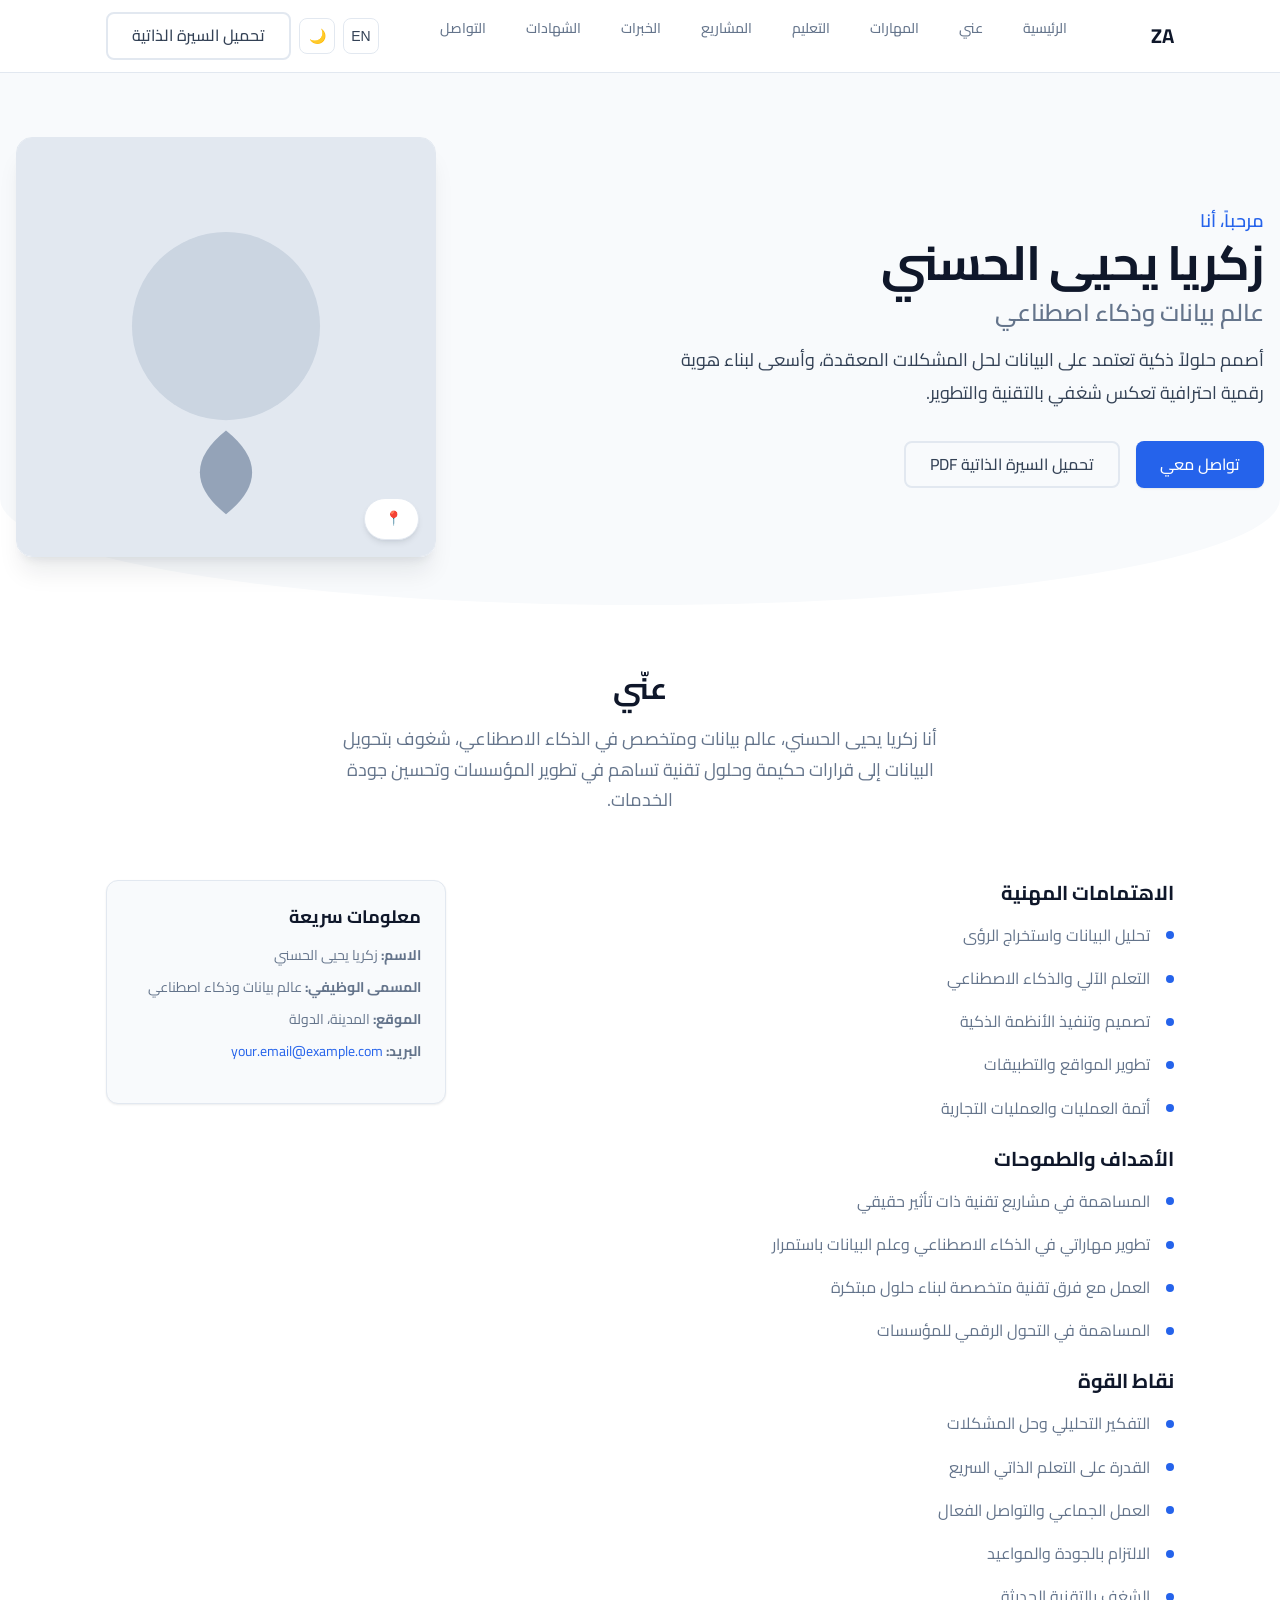
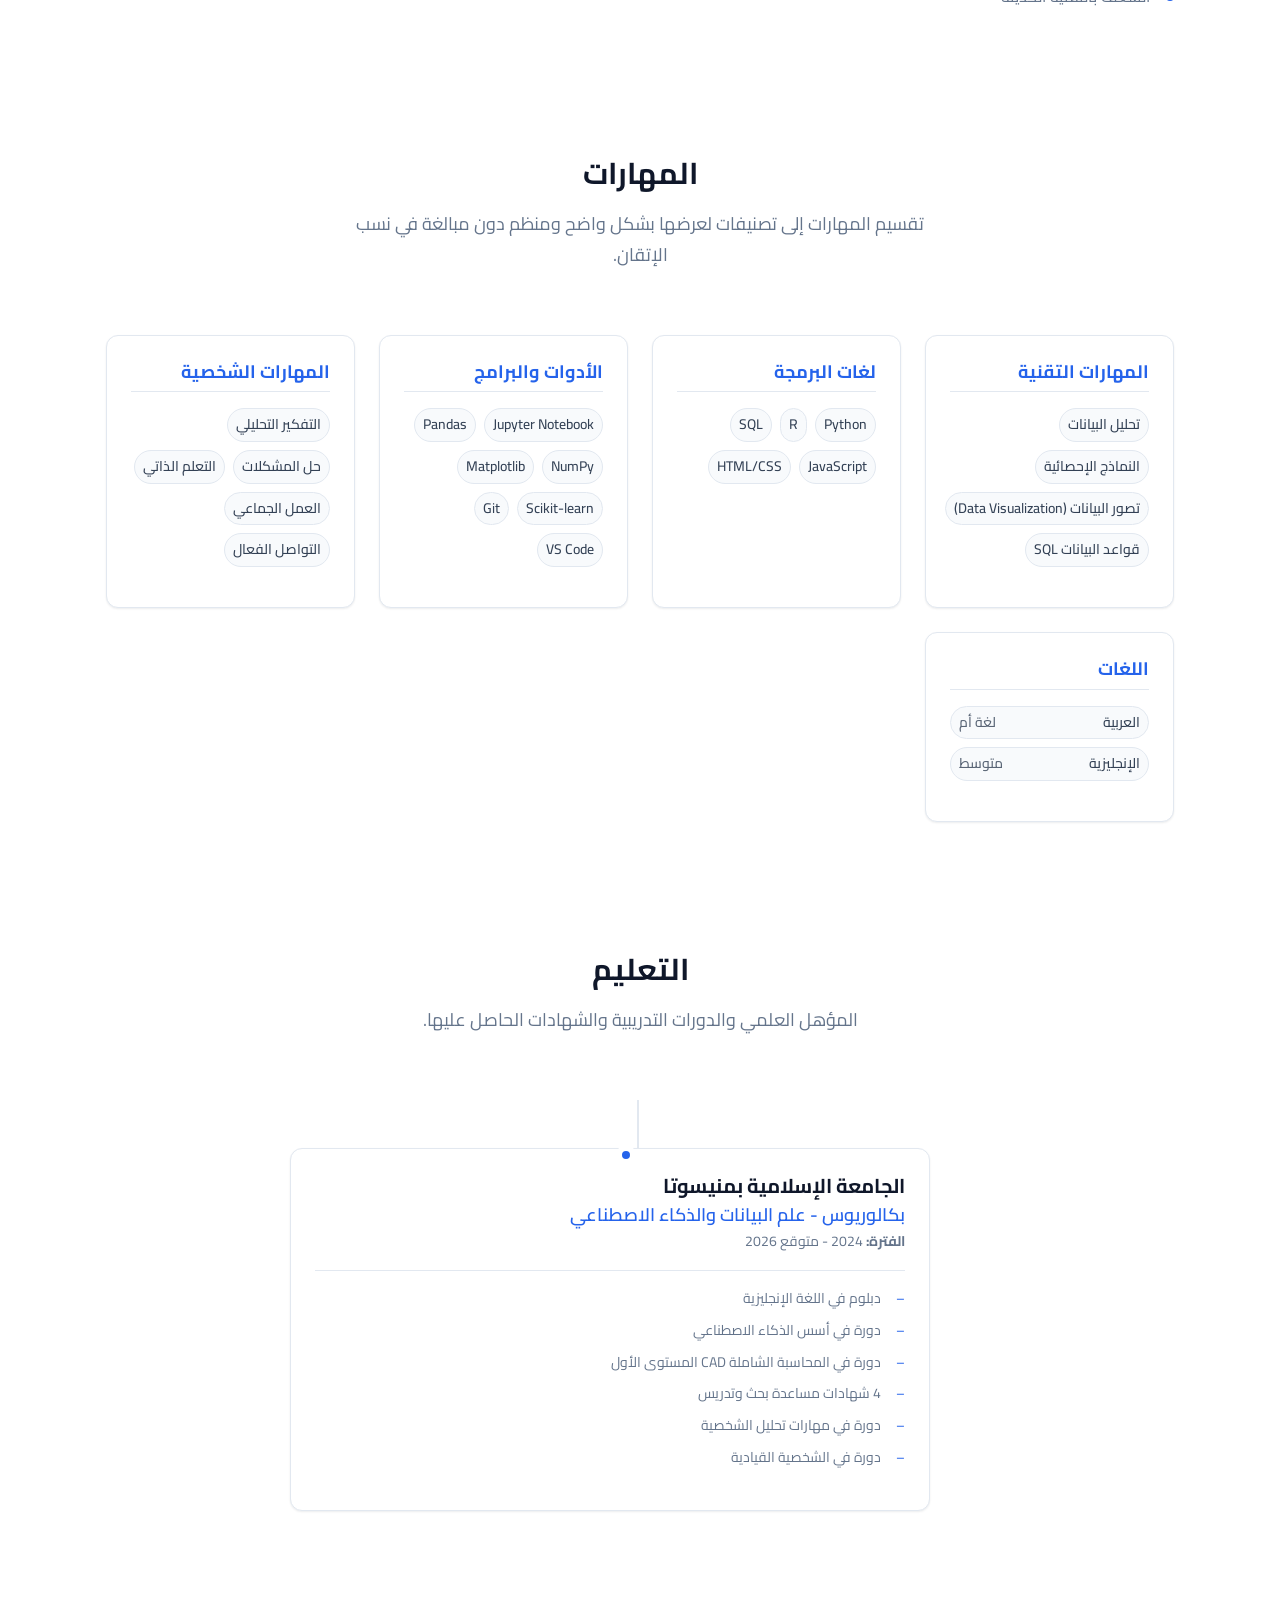
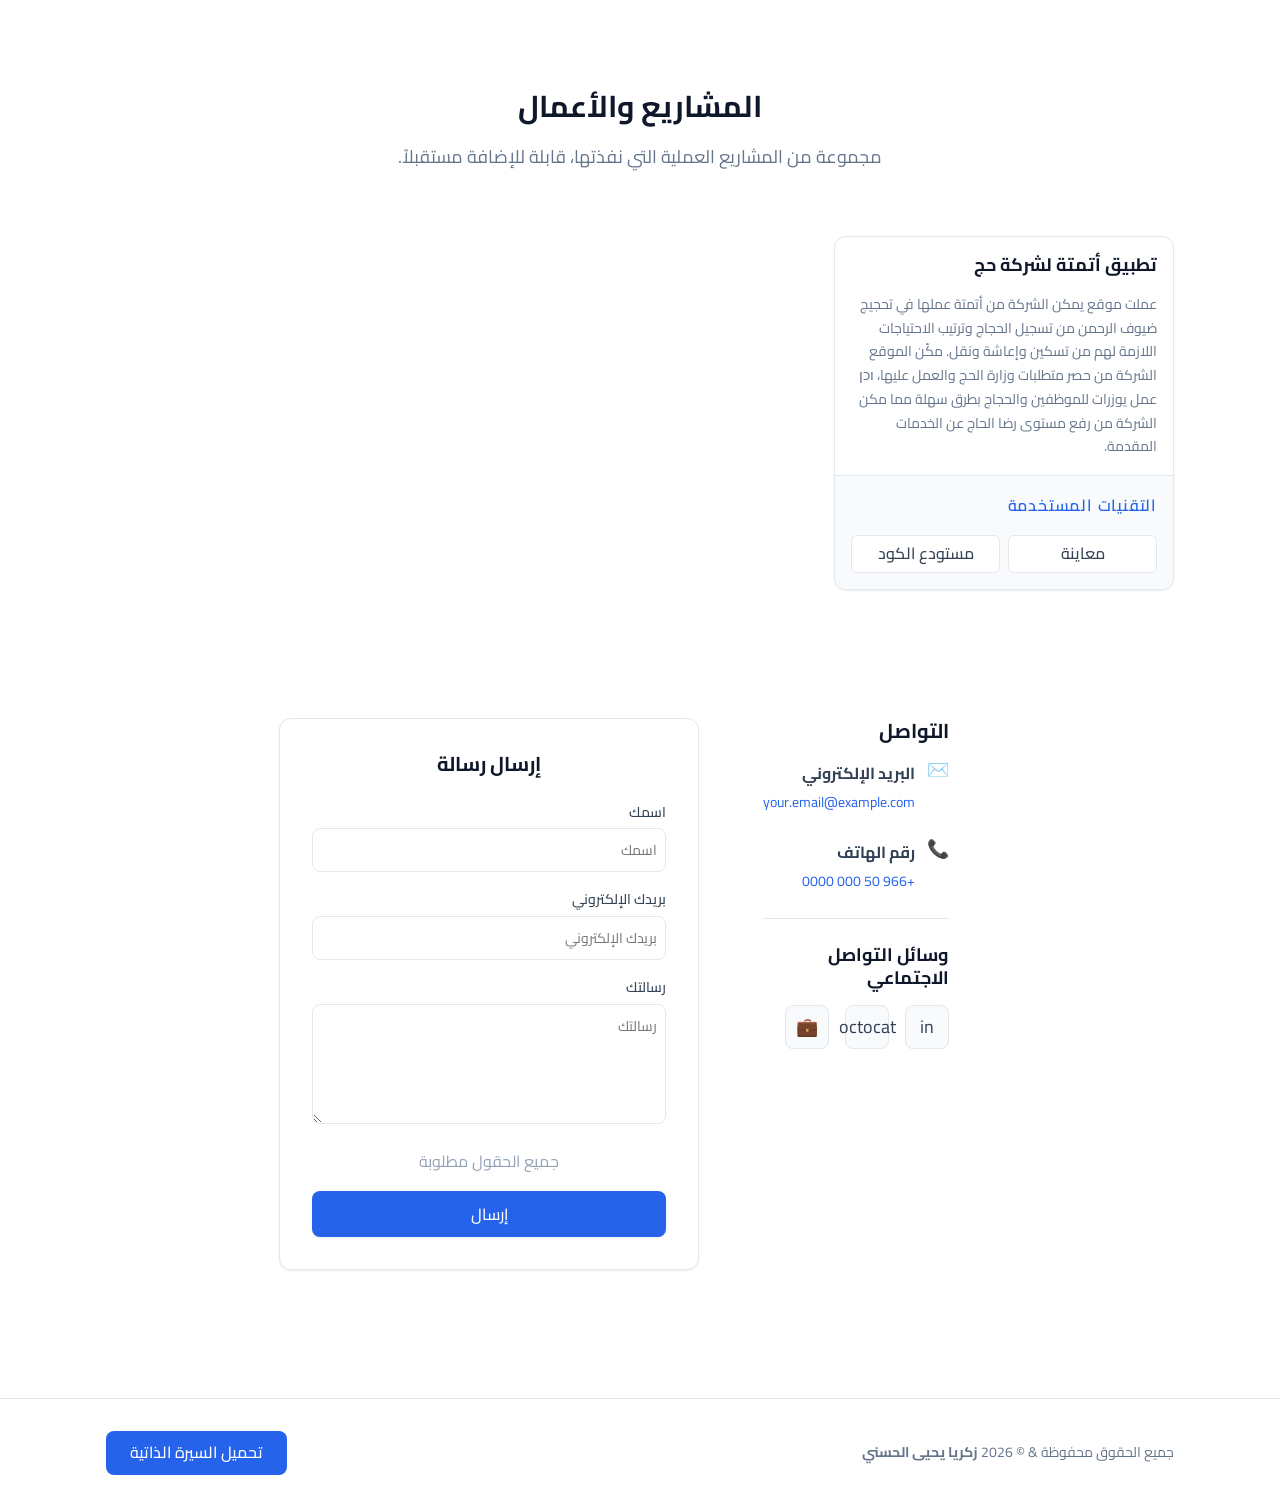
<file: index.html>
<!DOCTYPE html>
<html lang="ar" dir="rtl">
<head>
  <meta charset="UTF-8">
  <meta name="viewport" content="width=device-width, initial-scale=1.0">
  <meta http-equiv="X-UA-Compatible" content="IE=edge">

  <!-- عنوان الموقع الأساسي (سيتم تحديثه من i18n) -->
  <title>زكريا يحيى الحسني | عالم بيانات وذكاء اصطناعي</title>
  <meta name="author" content="زكريا يحيى الحسني">
  <meta name="robots" content="index, follow">

  <!-- وصف الموقع (سيتم تحديثه من i18n) -->
  <meta name="description" content="موقع سيرة ذاتية احترافي لعالم بيانات وذكاء اصطناعي - هوية رقمية reflect المهارات والخبرات">

  <!-- Open Graph - العربي (افتراضي) -->
  <meta property="og:title" content="زكريا يحيى الحسني | عالم بيانات وذكاء اصطناعي">
  <meta property="og:description" content="موقع سيرة ذاتية احترافي لعالم بيانات وذكاء اصطناعي - هوية رقمية reflect المهارات والخبرات">
  <meta property="og:type" content="website">
  <meta property="og:locale" content="ar_AR">
  <meta property="og:url" content="https://zakaria-alhasani.com">
  <meta property="og:image" content="assets/images/og-image.jpg">
  <meta property="og:image:width" content="1200">
  <meta property="og:image:height" content="630">
  <meta property="og:image:alt" content="صورة تعريفية لزكريا يحيى الحسني">

  <!-- Twitter Card -->
  <meta name="twitter:card" content="summary_large_image">
  <meta name="twitter:title" content="زكريا يحيى الحسني | عالم بيانات وذكاء اصطناعي">
  <meta name="twitter:description" content="موقع سيرة ذاتية احترافي لعالم بيانات وذكاء اصطناعي">
  <meta name="twitter:image" content="assets/images/og-image.jpg">
  <meta name="twitter:creator" content="@zakaria_alhasani">

  <!-- خطوط Google (عربية وإنجليزية) -->
  <link rel="preconnect" href="https://fonts.googleapis.com">
  <link rel="preconnect" href="https://fonts.gstatic.com" crossorigin>
  <link href="https://fonts.googleapis.com/css2?family=Cairo:wght@400;500;600;700&family=Inter:wght@400;500;600;700&display=swap" rel="stylesheet">

  <!-- أنماط الموقع -->
  <link rel="stylesheet" href="css/variables.css">
  <link rel="stylesheet" href="css/reset.css">
  <link rel="stylesheet" href="css/layout.css">

  <!-- أيقونات (Emoji / SVG مدمج) -->
  <style>
    .icon { display: inline-block; width: 1em; height: 1em; line-height: 1; }
  </style>
</head>
<body>
  <!-- ترويسة / شريط التنقل -->
  <header class="site-header" id="header">
    <div class="container nav-wrapper">
      <a href="#" class="nav-brand" aria-label="الصفحة الرئيسية">
        ZA
      </a>

      <nav class="nav-desktop">
        <ul class="nav-list">
          <li><a href="#home" data-i18n="nav.home">الرئيسية</a></li>
          <li><a href="#about" data-i18n="nav.about">عني</a></li>
          <li><a href="#skills" data-i18n="nav.skills">المهارات</a></li>
          <li><a href="#education" data-i18n="nav.education">التعليم</a></li>
          <li><a href="#projects" data-i18n="nav.projects">المشاريع</a></li>
          <li><a href="#experience" data-i18n="nav.experience">الخبرات</a></li>
          <li><a href="#certificates" data-i18n="nav.certificates">الشهادات</a></li>
          <li><a href="#contact" data-i18n="nav.contact">التواصل</a></li>
        </ul>
      </nav>

      <div class="nav-actions">
        <button class="lang-toggle" id="lang-toggle" data-action="toggle-lang" aria-label="تبديل اللغة">AR/EN</button>
        <button class="theme-toggle" data-action="toggle-theme" aria-label="تبديل الوضع">
          <span class="theme-icon">🌙</span>
        </button>
        <a href="cv-pdf.html" class="btn btn-outline" data-i18n="nav.download">تحميل السيرة الذاتية</a>
      </div>

      <button class="mobile-menu-btn" id="mobile-menu-btn" aria-label="فتح القائمة" aria-expanded="false">☰</button>
    </div>
  </header>

  <!-- القائمة المتحركة للجوال (مخفية افتراضياً) -->
  <nav class="mobile-menu" id="mobile-menu" hidden>
    <ul class="nav-list" style="flex-direction: column; gap: var(--space-md); padding: var(--space-lg); background: var(--color-bg); border-block-end: 1px solid var(--color-border);">
      <li><a href="#home" data-i18n="nav.home">الرئيسية</a></li>
      <li><a href="#about" data-i18n="nav.about">عني</a></li>
      <li><a href="#skills" data-i18n="nav.skills">المهارات</a></li>
      <li><a href="#education" data-i18n="nav.education">التعليم</a></li>
      <li><a href="#projects" data-i18n="nav.projects">المشاريع</a></li>
      <li><a href="#experience" data-i18n="nav.experience">الخبرات</a></li>
      <li><a href="#certificates" data-i18n="nav.certificates">الشهادات</a></li>
      <li><a href="#contact" data-i18n="nav.contact">التواصل</a></li>
      <li style="margin-block-start: var(--space-lg); border-block-start: 1px solid var(--color-border); padding-block-start: var(--space-md);">
        <a href="cv-pdf.html" class="btn btn-primary" data-i18n="nav.download">تحميل السيرة الذاتية</a>
      </li>
    </ul>
  </nav>

  <!-- القسم الرئيسي (Hero) -->
  <section class="hero" id="home" aria-labelledby="hero-heading">
    <div class="hero-bg"></div>
    <div class="hero-container container">
      <div class="hero-content">
        <span class="hero-greeting" data-i18n="hero.greeting">مرحباً، أنا</span>
        <h1 id="hero-heading" class="hero-name" data-i18n="hero.name">زكريا يحيى الحسني</h1>
        <h2 class="hero-title" data-i18n="hero.title">عالم بيانات وذكاء اصطناعي</h2>
        <p class="hero-subtitle" data-i18n="hero.subtitle">أصمم حلولاً ذكية تعتمد على البيانات لحل المشكلات المعقدة، وأسعى لبناء هوية رقمية احترافية تعكس شغفي بالتقنية والتطوير.</p>
        <div class="hero-actions">
          <a href="#contact" class="btn btn-primary" data-i18n="hero.contactBtn">تواصل معي</a>
          <a href="cv-pdf.html" class="btn btn-outline" data-i18n="hero.downloadBtn">تحميل السيرة الذاتية PDF</a>
        </div>
      </div>

      <div class="hero-image" aria-label="صورة شخصية احترافية">
        <!-- صورة مؤقتة - استبدلها بصورتك الفعلية في assets/images/profile.jpg -->
        <img src="data:image/svg+xml,%3Csvg xmlns='http://www.w3.org/2000/svg' width='400' height='400' viewBox='0 0 400 400'%3E%3Crect fill='%23e2e8f0' width='100%25' height='100%25'/%3E%3Ccircle cx='200' cy='180' r='90' fill='%23cbd5e1'/%3E%3Cpath d='M 200 280 Q 150 320 200 360 Q 250 320 200 280 Z' fill='%2394a3b8'/%3E%3C/svg%3E" alt="صورة شخصية احترافية لزكريا يحيى الحسني" loading="lazy">
        <div class="hero-badge" style="position:absolute; inset-block-end: 1rem; inset-inline-start: 1rem; background: var(--color-white); padding: var(--space-sm) var(--space-md); border-radius: var(--radius-full); box-shadow: var(--shadow-md); font-size: var(--font-size-sm); font-weight: var(--font-weight-bold); color: var(--color-primary); border: 1px solid var(--color-border);">
          <span style="display:inline-flex; align-items:center; gap: var(--space-xs);">📍 <span data-i18n-placeholder="about.location"></span></span>
        </div>
      </div>
    </div>
  </section>

  <!-- نبذة عني -->
  <section class="section" id="about" aria-labelledby="about-heading">
    <div class="container">
      <div class="section-header">
        <h2 id="about-heading" data-i18n="about.title">عنّي</h2>
        <p data-i18n="about.intro">أنا زكريا يحيى الحسني، عالم بيانات ومتخصص في الذكاء الاصطناعي، شغوف بتحويل البيانات إلى قرارات حكيمة وحلول تقنية تساهم في تطوير المؤسسات وتحسين جودة الخدمات.</p>
      </div>

      <div class="about-grid">
        <div class="about-text">
          <h3 data-i18n="about.interestsTitle">الاهتمامات المهنية</h3>
          <ul class="about-list" id="about-interests"></ul>

          <h3 style="margin-block-start: var(--space-lg);" data-i18n="about.goalsTitle">الأهداف والطموحات</h3>
          <ul class="about-list" id="about-goals"></ul>

          <h3 style="margin-block-start: var(--space-lg);" data-i18n="about.strengthsTitle">نقاط القوة</h3>
          <ul class="about-list" id="about-strengths"></ul>
        </div>

        <aside class="sidebar-card">
          <h4>معلومات سريعة</h4>
          <ul>
            <li><strong>الاسم:</strong> <span data-i18n="hero.name">زكريا يحيى الحسني</span></li>
            <li><strong>المسمى الوظيفي:</strong> <span data-i18n="hero.title">عالم بيانات وذكاء اصطناعي</span></li>
            <li><strong>الموقع:</strong> <span id="about-location" data-i18n-placeholder="about.location">المدينة، الدولة</span></li>
            <li><strong>البريد:</strong> <a href="mailto:" id="about-email" data-i18n-placeholder="about.email">your.email@example.com</a></li>
          </ul>
        </aside>
      </div>
    </div>
  </section>

  <!-- المهارات -->
  <section class="section" id="skills" aria-labelledby="skills-heading">
    <div class="container">
      <div class="section-header">
        <h2 id="skills-heading" data-i18n="skills.title">المهارات</h2>
        <p>تقسيم المهارات إلى تصنيفات لعرضها بشكل واضح ومنظم دون مبالغة في نسب الإتقان.</p>
      </div>

      <div class="skills-grid">
        <div class="skill-category">
          <h3 data-i18n="skills.technical">المهارات التقنية</h3>
          <ul class="skill-list" id="skills-technical"></ul>
        </div>
        <div class="skill-category">
          <h3 data-i18n="skills.programming">لغات البرمجة</h3>
          <ul class="skill-list" id="skills-programming"></ul>
        </div>
        <div class="skill-category">
          <h3 data-i18n="skills.tools">الأدوات والبرامج</h3>
          <ul class="skill-list" id="skills-tools"></ul>
        </div>
        <div class="skill-category">
          <h3 data-i18n="skills.soft">المهارات الشخصية</h3>
          <ul class="skill-list" id="skills-soft"></ul>
        </div>
        <div class="skill-category skill-languages">
          <h3 data-i18n="skills.languages">اللغات</h3>
          <ul class="skill-list" id="skills-languages"></ul>
        </div>
      </div>
    </div>
  </section>

  <!-- التعليم -->
  <section class="section" id="education" aria-labelledby="education-heading">
    <div class="container">
      <div class="section-header">
        <h2 id="education-heading" data-i18n="education.title">التعليم</h2>
        <p>المؤهل العلمي والدورات التدريبية والشهادات الحاصل عليها.</p>
      </div>

      <div class="education-timeline" id="education-timeline"></div>
    </div>
  </section>

  <!-- المشاريع -->
  <section class="section" id="projects" aria-labelledby="projects-heading">
    <div class="container">
      <div class="section-header">
        <h2 id="projects-heading" data-i18n="projects.title">المشاريع والأعمال</h2>
        <p>مجموعة من المشاريع العملية التي نفذتها، قابلة للإضافة مستقبلاً.</p>
      </div>

      <div class="projects-grid" id="projects-grid"></div>
    </div>
  </section>

  <!-- الخبرات العملية -->
  <section class="section" id="experience" aria-labelledby="experience-heading">
    <div class="container">
      <div class="section-header">
        <h2 id="experience-heading" data-i18n="experience.title">الخبرات العملية</h2>
        <p>الخبرات الوظيفية والتدريبية (يتم إخفاؤها تلقائياً إذا كانت فارغة).</p>
      </div>

      <div class="experience-list" id="experience-list"></div>
    </div>
  </section>

  <!-- الشهادات والإنجازات -->
  <section class="section" id="certificates" aria-labelledby="certificates-heading">
    <div class="container">
      <div class="section-header">
        <h2 id="certificates-heading" data-i18n="certificates.title">الشهادات والإنجازات</h2>
        <p>الشهادات الاحترافية والإنجازات التي حصلت عليها.</p>
      </div>

      <div class="certificates-grid" id="certificates-grid"></div>
    </div>
  </section>

  <!-- التواصل -->
  <section class="section" id="contact" aria-labelledby="contact-heading">
    <div class="container contact-container">
      <div class="contact-info">
        <h3 id="contact-heading" data-i18n="contact.title">التواصل</h3>

        <div class="contact-item">
          <span class="icon">✉️</span>
          <div>
            <strong data-i18n="contact.email">البريد الإلكتروني</strong>
            <a href="mailto:" id="contact-email" data-i18n-placeholder="contact.email">your.email@example.com</a>
          </div>
        </div>

        <div class="contact-item">
          <span class="icon">📞</span>
          <div>
            <strong data-i18n="contact.phone">رقم الهاتف</strong>
            <a href="tel:" id="contact-phone" data-i18n-placeholder="contact.phone">+966 50 000 0000</a>
          </div>
        </div>

        <div class="contact-social">
          <h4 data-i18n="contact.social">وسائل التواصل الاجتماعي</h4>
          <div class="social-links">
            <a href="#" id="social-linkedin" target="_blank" rel="noopener" aria-label="LinkedIn" data-i18n-aria="contact.linkedin">in</a>
            <a href="#" id="social-github" target="_blank" rel="noopener" aria-label="GitHub" data-i18n-aria="contact.github">octocat</a>
            <a href="#" id="social-portfolio" target="_blank" rel="noopener" aria-label="معرض الأعمال" data-i18n-aria="contact.portfolio">💼</a>
          </div>
        </div>
      </div>

      <div class="contact-form">
        <h3 data-i18n="contact.send">إرسال رسالة</h3>
        <form id="contact-form" novalidate>
          <div class="form-group">
            <label for="cf-name" data-i18n="contact.nameLabel">اسمك</label>
            <input type="text" id="cf-name" name="name" required data-i18n-placeholder="contact.nameLabel">
          </div>
          <div class="form-group">
            <label for="cf-email" data-i18n="contact.emailLabel">بريدك الإلكتروني</label>
            <input type="email" id="cf-email" name="email" required data-i18n-placeholder="contact.emailLabel">
          </div>
          <div class="form-group">
            <label for="cf-message" data-i18n="contact.messageLabel">رسالتك</label>
            <textarea id="cf-message" name="message" required data-i18n-placeholder="contact.messageLabel"></textarea>
          </div>
          <p class="form-note" data-i18n="contact.note">جميع الحقول مطلوبة</p>
          <button type="submit" class="btn btn-primary" style="width: 100%;" data-i18n="contact.submit">إرسال</button>
        </form>
      </div>
    </div>
  </section>

  <!-- التذييل -->
  <footer class="site-footer" aria-label="تذييل الموقع">
    <div class="container footer-content">
      <div class="footer-text">
        <span data-i18n="footer.rights">جميع الحقوق محفوظة</span> &
        <span>© <span id="footer-year"></span> <strong data-i18n="footer.by">زكريا يحيى الحسني</strong></span>
      </div>
      <a href="cv-pdf.html" class="download-btn-footer" data-i18n="footer.download">تحميل السيرة الذاتية</a>
    </div>
  </footer>

  <!-- سكريبتات الموقع -->
  <script src="data/cv-data.js"></script>
  <script src="js/i18n.js"></script>
  <script src="js/theme.js"></script>
  <script src="js/main.js"></script>
</body>
</html>
</file>
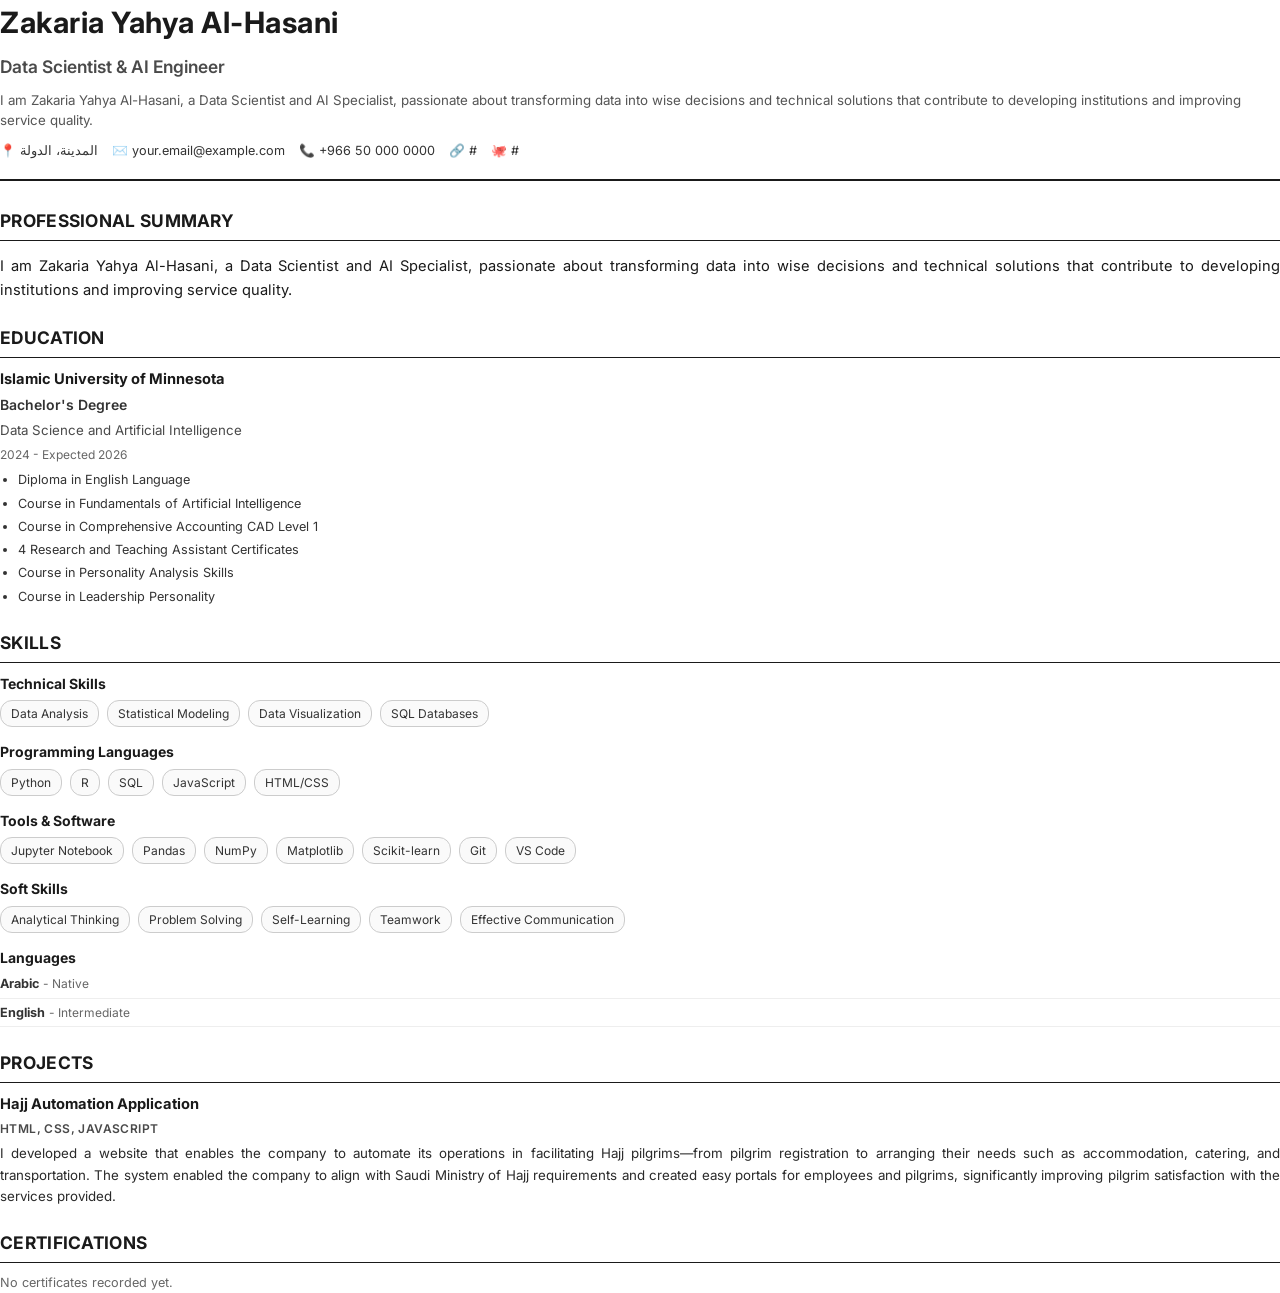
<file: cv-pdf-en.html>
<!DOCTYPE html>
<html lang="en" dir="ltr">
<head>
  <meta charset="UTF-8">
  <meta name="viewport" content="width=device-width, initial-scale=1.0">
  <title>Zakaria Yahya Al-Hasani - CV</title>
  <meta name="author" content="Zakaria Yahya Al-Hasani">
  <meta name="description" content="Professional CV - Zakaria Yahya Al-Hasani - Data Scientist & AI Engineer">

  <link rel="preconnect" href="https://fonts.googleapis.com">
  <link rel="preconnect" href="https://fonts.gstatic.com" crossorigin>
  <link href="https://fonts.googleapis.com/css2?family=Cairo:wght@400;500;600;700&family=Inter:wght@400;500;600;700&display=swap" rel="stylesheet">

  <style>
    /* =====================================================================
       قالب السيرة الذاتية PDF - ATS Friendly (النسخة الإنجليزية)
       تصميم مستقل بالكامل، تخطيط عمود واحد LTR، نص أسود/رمادي داكن
       ===================================================================== */

    @page {
      size: A4;
      margin: 2cm 2cm 2.2cm 2cm;
    }

    * { box-sizing: border-box; }

    body {
      font-family: "Inter", "Segoe UI", "Roboto", "Helvetica Neue", sans-serif;
      font-size: 11pt;
      line-height: 1.6;
      color: #1a1a1a;
      background: #ffffff;
      margin: 0;
      padding: 0;
      direction: ltr;
      text-align: left;
    }

    .no-print, .nav, .button, .menu-toggle { display: none !important; }

    @media print {
      body { -webkit-print-color-adjust: exact; print-color-adjust: exact; }
      .no-print { display: none !important; }
      a { color: #1a1a1a; text-decoration: none; }
    }

    .cv-container { max-width: 100%; padding: 0; }

    /* ----- الرأس ----- */
    .cv-header {
      border-bottom: 2px solid #1a1a1a;
      padding-bottom: 18px;
      margin-bottom: 26px;
    }

    .cv-name {
      font-size: 22pt;
      font-weight: 700;
      color: #1a1a1a;
      margin: 0 0 6px 0;
      letter-spacing: 0.5px;
    }

    .cv-title {
      font-size: 13pt;
      font-weight: 600;
      color: #4a4a4a;
      margin: 0 0 10px 0;
    }

    .cv-subtitle {
      font-size: 10pt;
      color: #555555;
      margin: 0 0 4px 0;
      line-height: 1.5;
    }

    .cv-contact {
      display: flex;
      flex-wrap: wrap;
      gap: 14px;
      font-size: 9.5pt;
      color: #333333;
      margin-top: 10px;
    }

    .cv-contact span { white-space: nowrap; }

    /* ----- عناوين الأقسام ----- */
    .section-title {
      font-size: 13pt;
      font-weight: 700;
      color: #1a1a1a;
      margin: 22px 0 10px 0;
      padding-bottom: 5px;
      border-bottom: 1.5px solid #1a1a1a;
      letter-spacing: 0.3px;
      text-transform: uppercase;
    }

    /* ----- ملخص مهني ----- */
    .summary {
      margin-bottom: 16px;
      text-align: justify;
    }

    /* ----- التعليم ----- */
    .edu-item { margin-bottom: 16px; page-break-inside: avoid; }
    .edu-item:last-child { margin-bottom: 0; }

    .edu-institution { font-size: 11pt; font-weight: 700; color: #1a1a1a; margin: 0 0 3px 0; }
    .edu-degree { font-size: 10.5pt; font-weight: 600; color: #333333; margin: 0 0 3px 0; }
    .edu-field { font-size: 10pt; color: #4a4a4a; margin: 0 0 4px 0; }
    .edu-dates { font-size: 9pt; color: #666666; font-style: normal; margin: 0 0 6px 0; }

    .edu-courses {
      font-size: 9.5pt; color: #333333; margin: 4px 0 0 0;
      padding-inline-start: 18px; list-style-type: disc;
    }
    .edu-courses li { margin-bottom: 3px; }

    /* ----- المهارات ----- */
    .skills-group { margin-bottom: 14px; page-break-inside: avoid; }
    .skills-group:last-child { margin-bottom: 0; }

    .skills-label {
      font-weight: 700; color: #1a1a1a; font-size: 10.5pt;
      margin-bottom: 5px; display: block;
    }

    .skills-list {
      display: flex; flex-wrap: wrap; gap: 8px;
      margin: 0; padding: 0; list-style: none;
    }

    .skills-list li {
      font-size: 9pt; color: #333333;
      border: 1px solid #cccccc; border-radius: 12px;
      padding: 3px 10px; background: #fafafa;
    }

    .languages-list { margin: 0; padding: 0; list-style: none; }
    .languages-list li {
      font-size: 9.5pt; color: #333333;
      margin-bottom: 4px; border-bottom: 0.5px solid #eeeeee; padding-bottom: 3px;
    }
    .lang-level { font-weight: 400; color: #666666; font-size: 9pt; }

    /* ----- المشاريع ----- */
    .project-item { margin-bottom: 16px; page-break-inside: avoid; }
    .project-item:last-child { margin-bottom: 0; }

    .project-name { font-size: 11pt; font-weight: 700; color: #1a1a1a; margin: 0 0 3px 0; }
    .project-tech {
      font-size: 9pt; font-weight: 600; color: #4a4a4a;
      text-transform: uppercase; letter-spacing: 0.4px;
      margin: 0 0 5px 0; display: block;
    }
    .project-desc { font-size: 10pt; color: #2a2a2a; margin: 0; text-align: justify; }

    /* ----- الخبرات ----- */
    .exp-item { margin-bottom: 16px; page-break-inside: avoid; }
    .exp-item:last-child { margin-bottom: 0; }

    .exp-company { font-size: 11pt; font-weight: 700; color: #1a1a1a; margin: 0 0 2px 0; }
    .exp-role { font-size: 10.5pt; font-weight: 600; color: #333333; margin: 0 0 3px 0; }
    .exp-period { font-size: 9pt; color: #666666; font-style: normal; margin: 0 0 6px 0; }
    .exp-desc { font-size: 10pt; color: #2a2a2a; margin: 0; text-align: justify; }

    /* ----- الشهادات ----- */
    .cert-item { margin-bottom: 14px; page-break-inside: avoid; }
    .cert-item:last-child { margin-bottom: 0; }

    .cert-name { font-size: 10.5pt; font-weight: 700; color: #1a1a1a; margin: 0 0 3px 0; }
    .cert-issuer { font-size: 9.5pt; color: #333333; margin: 0 0 3px 0; }
    .cert-date { font-size: 9pt; color: #666666; margin: 0; }

    .avoid-break { page-break-inside: avoid; }

    .lang-switch {
      text-align: center; margin-top: 6px; font-size: 9pt; color: #666666; display: none;
    }
    @media print { .lang-switch { display: none !important; } }
  </style>
</head>
<body>

  <div class="lang-switch no-print">
    <a href="cv-pdf.html" style="color:#1a1a1a; text-decoration:underline;">عرض النسخة العربية (Arabic Version)</a>
  </div>

  <div class="cv-container">
    <header class="cv-header">
      <h1 class="cv-name">Zakaria Yahya Al-Hasani</h1>
      <div class="cv-title">Data Scientist &amp; AI Engineer</div>
      <div class="cv-subtitle">
        Data Scientist and AI Specialist passionate about transforming data into wise decisions and technical solutions that contribute to developing institutions and improving service quality.
      </div>
      <div class="cv-contact">
        <span>📍 City, Country</span>
        <span>✉️ your.email@example.com</span>
        <span>📞 +966 50 000 0000</span>
        <span>🔗 linkedin.com/in/your-profile</span>
        <span>🐙 github.com/your-profile</span>
      </div>
    </header>

    <!-- Professional Summary -->
    <section class="avoid-break">
      <h2 class="section-title">Professional Summary</h2>
      <p class="summary">
        I am Zakaria Yahya Al-Hasani, a Data Scientist and AI Specialist, passionate about transforming data into wise decisions and technical solutions that contribute to developing institutions and improving service quality. I have skills in data analysis, machine learning, and designing intelligent systems, with a commitment to quality and continuous self-learning.
      </p>
    </section>

    <!-- Education -->
    <section class="avoid-break">
      <h2 class="section-title">Education</h2>
      <div class="edu-item">
        <div class="edu-institution">Islamic University of Minnesota</div>
        <div class="edu-degree">Bachelor's Degree</div>
        <div class="edu-field">Data Science and Artificial Intelligence</div>
        <div class="edu-dates">2024 - Expected 2026</div>
        <ul class="edu-courses">
          <li>Diploma in English Language</li>
          <li>Course in Fundamentals of Artificial Intelligence</li>
          <li>Course in Comprehensive Accounting CAD Level 1</li>
          <li>4 Research and Teaching Assistant Certificates</li>
          <li>Course in Personality Analysis Skills</li>
          <li>Course in Leadership Personality</li>
        </ul>
      </div>
    </section>

    <!-- Skills -->
    <section class="avoid-break">
      <h2 class="section-title">Skills</h2>

      <div class="skills-group">
        <span class="skills-label">Technical Skills</span>
        <ul class="skills-list">
          <li>Data Analysis</li>
          <li>Statistical Modeling</li>
          <li>Data Visualization</li>
          <li>SQL Databases</li>
        </ul>
      </div>

      <div class="skills-group">
        <span class="skills-label">Programming Languages</span>
        <ul class="skills-list">
          <li>Python</li>
          <li>R</li>
          <li>SQL</li>
          <li>JavaScript</li>
          <li>HTML/CSS</li>
        </ul>
      </div>

      <div class="skills-group">
        <span class="skills-label">Tools &amp; Software</span>
        <ul class="skills-list">
          <li>Jupyter Notebook</li>
          <li>Pandas</li>
          <li>NumPy</li>
          <li>Matplotlib</li>
          <li>Scikit-learn</li>
          <li>Git</li>
          <li>VS Code</li>
        </ul>
      </div>

      <div class="skills-group">
        <span class="skills-label">Soft Skills</span>
        <ul class="skills-list">
          <li>Analytical Thinking</li>
          <li>Problem Solving</li>
          <li>Self-Learning</li>
          <li>Teamwork</li>
          <li>Effective Communication</li>
        </ul>
      </div>

      <div class="skills-group">
        <span class="skills-label">Languages</span>
        <ul class="languages-list">
          <li><span style="font-weight:700;">Arabic</span> <span class="lang-level">- Native</span></li>
          <li><span style="font-weight:700;">English</span> <span class="lang-level">- Intermediate</span></li>
        </ul>
      </div>
    </section>

    <!-- Projects -->
    <section class="avoid-break">
      <h2 class="section-title">Projects</h2>
      <div class="project-item">
        <div class="project-name">Hajj Automation Application</div>
        <span class="project-tech">HTML, CSS, JavaScript</span>
        <p class="project-desc">
          I developed a website that enables the company to automate its operations in facilitating Hajj pilgrims—from pilgrim registration to arranging their needs such as accommodation, catering, and transportation. The system enabled the company to align with Saudi Ministry of Hajj requirements and created easy portals for employees and pilgrims, significantly improving pilgrim satisfaction with the services provided.
        </p>
      </div>
    </section>

    <!-- Certifications -->
    <section class="avoid-break">
      <h2 class="section-title">Certifications</h2>
      <p style="font-size:9.5pt; color:#666666; margin:0;">No certificates recorded yet.</p>
    </section>
  </div>

  <script src="data/cv-data.js"></script>
  <script>
    /**
     * تعبئة صفحة PDF الإنجليزية من البيانات المركزية (cv-data.js)
     */
    document.addEventListener("DOMContentLoaded", () => {
      const isEn = document.documentElement.lang === "en";
      const d = window.CV_DATA;
      const p = d.personal;
      const e = d.education;
      const s = d.skills;
      const proj = d.projects || [];
      const certs = d.certificates || [];

      setIf(".cv-name", isEn ? p.fullNameEn : p.fullNameAr);
      setIf(".cv-title", isEn ? p.titleEn : p.titleAr);
      setIf(".cv-subtitle", isEn ? p.summaryEn : p.summaryAr);

      setIf(".cv-contact span:nth-child(1)", "📍 " + p.location);
      setIf(".cv-contact span:nth-child(2)", "✉️ " + p.email);
      setIf(".cv-contact span:nth-child(3)", "📞 " + p.phone);
      setIf(".cv-contact span:nth-child(4)", "🔗 " + p.linkedin);
      setIf(".cv-contact span:nth-child(5)", "🐙 " + p.github);

      setIf(".summary", isEn ? p.summaryEn : p.summaryAr);

      const edu = document.querySelector(".edu-item");
      if (edu && e) {
        edu.querySelector(".edu-institution").textContent = isEn ? e.institutionEn : e.institutionAr;
        edu.querySelector(".edu-degree").textContent = isEn ? e.degreeEn : e.degreeAr;
        edu.querySelector(".edu-field").textContent = isEn ? e.fieldEn : e.fieldAr;
        edu.querySelector(".edu-dates").textContent = e.startYear + " - " + (isEn ? e.endYearEn : e.endYear);
        const courses = edu.querySelector(".edu-courses");
        if (courses) {
          courses.innerHTML = (isEn ? e.coursesEn : e.coursesAr).map(c => "<li>" + escapeHtml(c) + "</li>").join("");
        }
      }

      function fillSkills(groupIndex, itemsKey) {
        const group = document.querySelectorAll(".skills-group")[groupIndex];
        if (!group) return;
        const label = group.querySelector(".skills-label");
        const list = group.querySelector(".skills-list");
        const labelsEn = ["Technical Skills", "Programming Languages", "Tools & Software", "Soft Skills", "Languages"];
        const labelsAr = ["المهارات التقنية", "لغات البرمجة", "الأدوات والبرامج", "المهارات الشخصية", "اللغات"];
        if (label) label.textContent = isEn ? labelsEn[groupIndex] : labelsAr[groupIndex];
        if (list) {
          const items = isEn ? s[itemsKey + "En"] : s[itemsKey + "Ar"];
          if (itemsKey === "languages") {
            list.innerHTML = items.map(it => "<li><span style='font-weight:700;'>" + escapeHtml(it.name) + "</span> <span class='lang-level'>- " + escapeHtml(it.level) + "</span></li>").join("");
          } else {
            list.innerHTML = items.map(it => "<li>" + escapeHtml(it) + "</li>").join("");
          }
        }
      }
      fillSkills(0, "technical");
      fillSkills(1, "programming");
      fillSkills(2, "tools");
      fillSkills(3, "soft");
      fillSkills(4, "languages");

      const projectItems = document.querySelectorAll(".project-item");
      projectItems.forEach((item, i) => {
        if (proj[i]) {
          const pr = proj[i];
          item.querySelector(".project-name").textContent = isEn ? pr.titleEn : pr.titleAr;
          item.querySelector(".project-tech").textContent = pr.tech;
          item.querySelector(".project-desc").textContent = isEn ? pr.descEn : pr.descAr;
        }
      });

      const certMsg = document.querySelector(".avoid-break:last-child p");
      if (certs.length === 0 && certMsg) {
        certMsg.textContent = isEn ? "No certificates recorded yet." : "لا توجد شهادات مسجلة حالياً.";
      }

      function setIf(selector, value) {
        const el = document.querySelector(selector);
        if (el && value) el.textContent = value;
      }
      function escapeHtml(text) {
        if (!text) return text;
        const div = document.createElement("div");
        div.textContent = text;
        return div.innerHTML;
      }
    });
  </script>
</body>
</html>
</file>
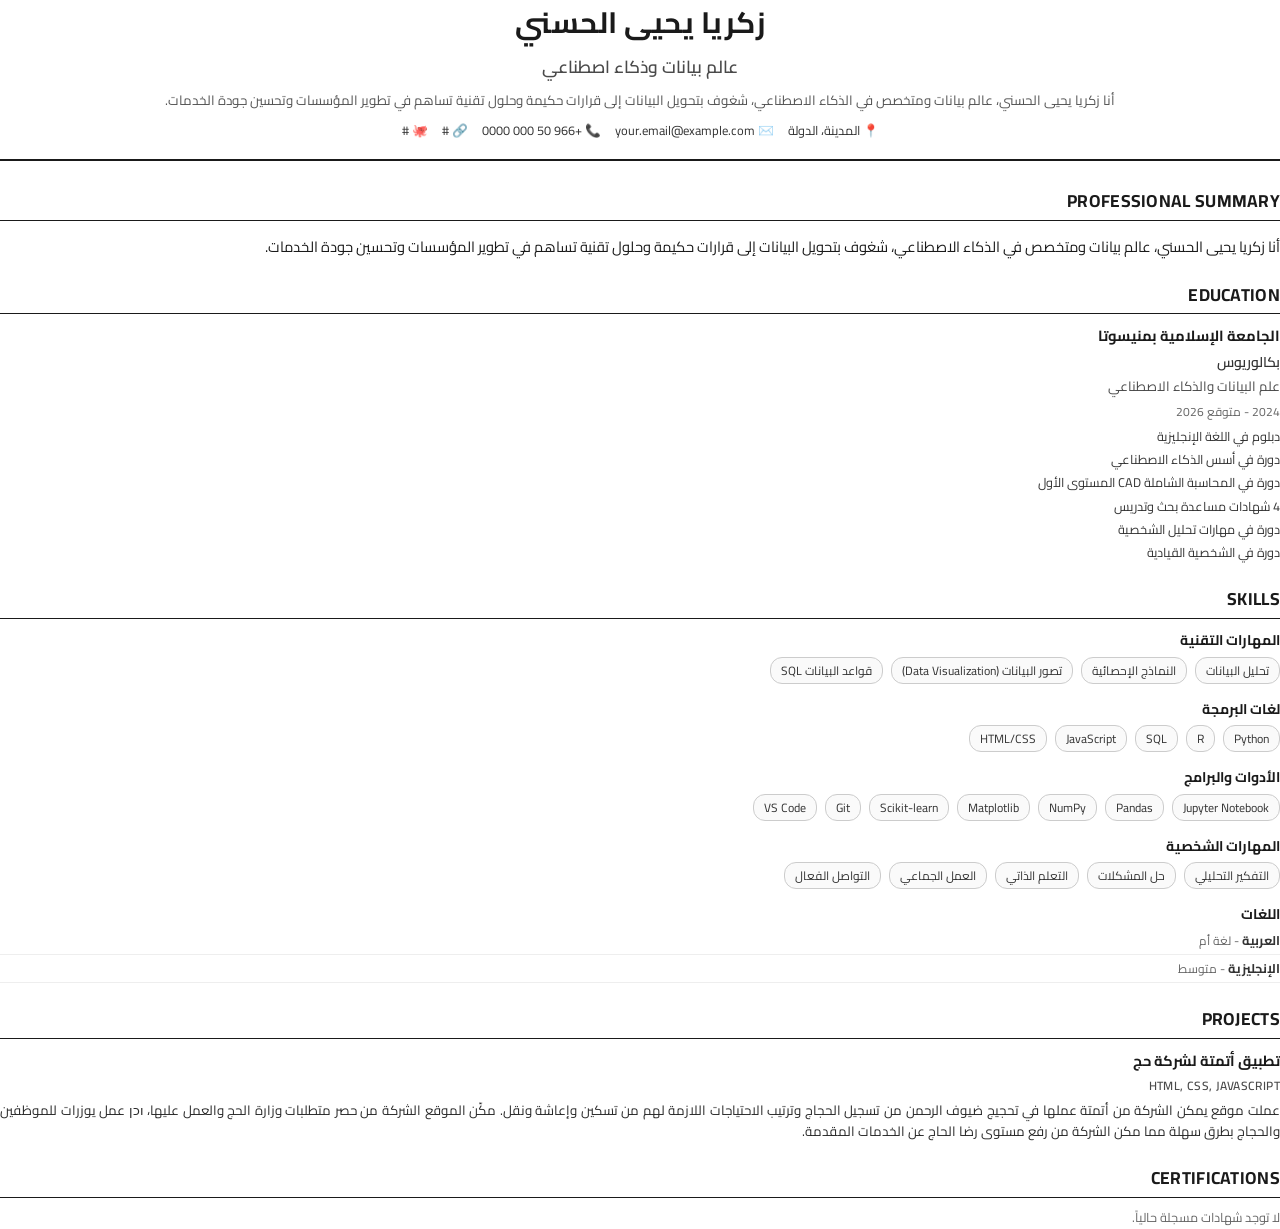
<file: cv-pdf.html>
<!DOCTYPE html>
<html lang="ar" dir="rtl">
<head>
  <meta charset="UTF-8">
  <meta name="viewport" content="width=device-width, initial-scale=1.0">
  <title>زكريا يحيى الحسني - سيرة ذاتية</title>
  <meta name="author" content="زكريا يحيى الحسني">
  <meta name="description" content="سيرة ذاتية احترافية - زكريا يحيى الحسني - عالم بيانات وذكاء اصطناعي">

  <!-- خطوط Google للعربية والإنجليزية -->
  <link rel="preconnect" href="https://fonts.googleapis.com">
  <link rel="preconnect" href="https://fonts.gstatic.com" crossorigin>
  <link href="https://fonts.googleapis.com/css2?family=Cairo:wght@400;500;600;700&family=Inter:wght@400;500;600;700&display=swap" rel="stylesheet">

  <style>
    /* =====================================================================
       قالب السيرة الذاتية PDF - ATS Friendly
       تصميم مستقل بالكامل عن الموقع الإلكتروني
       خلفية بيضاء، نص أسود/رمادي داكن، تخطيط عمود واحد، لا صور أو أيقونات
       ===================================================================== */

    @page {
      size: A4;
      margin: 2cm 2cm 2.2cm 2cm;
    }

    * {
      box-sizing: border-box;
    }

    html[lang="en"] {
      font-family: "Inter", "Segoe UI", "Roboto", "Helvetica Neue", sans-serif;
      direction: ltr;
      text-align: left;
    }

    html[lang="ar"] {
      font-family: "Cairo", "Tahoma", "Arial", sans-serif;
      direction: rtl;
      text-align: right;
    }

    body {
      font-size: 11pt;
      line-height: 1.6;
      color: #1a1a1a;
      background: #ffffff;
      margin: 0;
      padding: 0;
    }

    /* إخفاء عناصر التحكم في الطباعة فقط */
    .no-print, .print-only-toggle, .nav, .button, .menu-toggle {
      display: none !important;
    }

    /* فقط عند الطباعة أو المعاينة */
    @media print {
      body {
        -webkit-print-color-adjust: exact;
        print-color-adjust: exact;
      }
      .no-print { display: none !important; }
      a { color: #1a1a1a; text-decoration: none; }
    }

    .cv-container {
      max-width: 100%;
      padding: 0;
    }

    /* ----- الرأس (Header) ----- */
    .cv-header {
      border-bottom: 2px solid #1a1a1a;
      padding-bottom: 18px;
      margin-bottom: 26px;
      text-align: center;
    }

    html[lang="en"] .cv-header { text-align: left; border-bottom: none; padding-left: 0; }

    .cv-name {
      font-size: 22pt;
      font-weight: 700;
      color: #1a1a1a;
      margin: 0 0 6px 0;
      letter-spacing: 0.5px;
    }

    .cv-title {
      font-size: 13pt;
      font-weight: 600;
      color: #4a4a4a;
      margin: 0 0 10px 0;
    }

    .cv-subtitle {
      font-size: 10pt;
      color: #555555;
      margin: 0 0 4px 0;
      line-height: 1.5;
    }

    .cv-contact {
      display: flex;
      flex-wrap: wrap;
      gap: 14px;
      justify-content: center;
      font-size: 9.5pt;
      color: #333333;
      margin-top: 10px;
    }

    html[lang="en"] .cv-contact { justify-content: flex-start; }

    .cv-contact span {
      white-space: nowrap;
    }

    /* ----- عناوين الأقسام ----- */
    .section-title {
      font-size: 13pt;
      font-weight: 700;
      color: #1a1a1a;
      margin: 22px 0 10px 0;
      padding-bottom: 5px;
      border-bottom: 1.5px solid #1a1a1a;
      letter-spacing: 0.3px;
      text-transform: uppercase;
    }

    /* ----- ملخص مهني ----- */
    .summary {
      margin-bottom: 16px;
      text-align: justify;
    }
    html[lang="en"] .summary { text-align: left; }

    /* ----- التعليم ----- */
    .edu-item {
      margin-bottom: 16px;
      page-break-inside: avoid;
    }

    .edu-item:last-child { margin-bottom: 0; }

    .edu-institution {
      font-size: 11pt;
      font-weight: 700;
      color: #1a1a1a;
      margin: 0 0 3px 0;
    }

    .edu-degree {
      font-size: 10.5pt;
      font-weight: 600;
      color: #333333;
      margin: 0 0 3px 0;
    }

    .edu-field {
      font-size: 10pt;
      color: #4a4a4a;
      margin: 0 0 4px 0;
    }

    .edu-dates {
      font-size: 9pt;
      color: #666666;
      font-style: normal;
      margin: 0 0 6px 0;
    }

    .edu-courses {
      font-size: 9.5pt;
      color: #333333;
      margin: 4px 0 0 0;
      padding-inline-start: 18px;
    }
    html[lang="en"] .edu-courses { padding-inline-start: 18px; padding-inline-end: 0; }
    html[lang="ar"] .edu-courses { padding-inline-end: 18px; padding-inline-start: 0; }

    .edu-courses li {
      margin-bottom: 3px;
      list-style-type: disc;
    }

    /* ----- المهارات ----- */
    .skills-group {
      margin-bottom: 14px;
      page-break-inside: avoid;
    }

    .skills-group:last-child { margin-bottom: 0; }

    .skills-label {
      font-weight: 700;
      color: #1a1a1a;
      font-size: 10.5pt;
      margin-bottom: 5px;
      display: block;
    }

    .skills-list {
      display: flex;
      flex-wrap: wrap;
      gap: 8px;
      margin: 0;
      padding: 0;
      list-style: none;
    }

    .skills-list li {
      font-size: 9pt;
      color: #333333;
      border: 1px solid #cccccc;
      border-radius: 12px;
      padding: 3px 10px;
      background: #fafafa;
    }

    /* اللغات كقائمة بسيطة */
    .languages-list {
      margin: 0;
      padding: 0;
      list-style: none;
    }

    .languages-list li {
      font-size: 9.5pt;
      color: #333333;
      margin-bottom: 4px;
      border-bottom: 0.5px solid #eeeeee;
      padding-bottom: 3px;
    }

    .lang-level {
      font-weight: 400;
      color: #666666;
      font-size: 9pt;
    }

    /* ----- المشاريع ----- */
    .project-item {
      margin-bottom: 16px;
      page-break-inside: avoid;
    }

    .project-item:last-child { margin-bottom: 0; }

    .project-name {
      font-size: 11pt;
      font-weight: 700;
      color: #1a1a1a;
      margin: 0 0 3px 0;
    }

    .project-tech {
      font-size: 9pt;
      font-weight: 600;
      color: #4a4a4a;
      text-transform: uppercase;
      letter-spacing: 0.4px;
      margin: 0 0 5px 0;
      display: block;
    }

    .project-desc {
      font-size: 10pt;
      color: #2a2a2a;
      margin: 0;
      text-align: justify;
    }
    html[lang="en"] .project-desc { text-align: left; }

    /* ----- الخبرات ----- */
    .exp-item {
      margin-bottom: 16px;
      page-break-inside: avoid;
    }

    .exp-item:last-child { margin-bottom: 0; }

    .exp-company {
      font-size: 11pt;
      font-weight: 700;
      color: #1a1a1a;
      margin: 0 0 2px 0;
    }

    .exp-role {
      font-size: 10.5pt;
      font-weight: 600;
      color: #333333;
      margin: 0 0 3px 0;
    }

    .exp-period {
      font-size: 9pt;
      color: #666666;
      font-style: normal;
      margin: 0 0 6px 0;
    }

    .exp-desc {
      font-size: 10pt;
      color: #2a2a2a;
      margin: 0;
      text-align: justify;
    }
    html[lang="en"] .exp-desc { text-align: left; }

    /* ----- الشهادات ----- */
    .cert-item {
      margin-bottom: 14px;
      page-break-inside: avoid;
    }

    .cert-item:last-child { margin-bottom: 0; }

    .cert-name {
      font-size: 10.5pt;
      font-weight: 700;
      color: #1a1a1a;
      margin: 0 0 3px 0;
    }

    .cert-issuer {
      font-size: 9.5pt;
      color: #333333;
      margin: 0 0 3px 0;
    }

    .cert-date {
      font-size: 9pt;
      color: #666666;
      margin: 0;
    }

    /* ----- تجنب قطع الصفحات ----- */
    .avoid-break {
      page-break-inside: avoid;
    }

    /* رابط英文版 */
    .lang-switch {
      text-align: center;
      margin-top: 6px;
      font-size: 9pt;
      color: #666666;
      display: none; /* مخفي في الطباعة، يظهر في المتصفح */
    }
    @media print { .lang-switch { display: none !important; } }
  </style>
</head>
<body lang="ar" dir="rtl">

  <!-- رابط للنسخة الإنجليزية (يظهر في المتصفح فقط) -->
  <div class="lang-switch no-print">
    <a href="cv-pdf-en.html" style="color:#1a1a1a; text-decoration:underline;">عرض النسخة الإنجليزية (English Version)</a>
  </div>

  <div class="cv-container">
    <header class="cv-header">
      <h1 class="cv-name">زكريا يحيى الحسني</h1>
      <div class="cv-title">عالم بيانات وذكاء اصطناعي</div>
      <div class="cv-subtitle">
        عالم بيانات ومتخصص في الذكاء الاصطناعي، شغوف بتحويل البيانات إلى قرارات حكيمة وحلول تقنية تساهم في تطوير المؤسسات وتحسين جودة الخدمات.
      </div>
      <div class="cv-contact">
        <span>📍 المدينة، الدولة</span>
        <span>✉️ your.email@example.com</span>
        <span>📞 +966 50 000 0000</span>
        <span>🔗 linkedin.com/in/your-profile</span>
        <span>🐙 github.com/your-profile</span>
      </div>
    </header>

    <!-- Professional Summary -->
    <section class="avoid-break">
      <h2 class="section-title">Professional Summary</h2>
      <p class="summary">
        أنا زكريا يحيى الحسني، عالم بيانات ومتخصص في الذكاء الاصطناعي، شغوف بتحويل البيانات إلى قرارات حكيمة وحلول تقنية تساهم في تطوير المؤسسات وتحسين جودة الخدمات. أمتلك مهارات في تحليل البيانات، التعلم الآلي، وتصميم الأنظمة الذكية، مع الالتزام بالجودة والتعلم الذاتي المستمر.
      </p>
    </section>

    <!-- Education -->
    <section class="avoid-break">
      <h2 class="section-title">Education</h2>
      <div class="edu-item">
        <div class="edu-institution">الجامعة الإسلامية بمنيسوتا</div>
        <div class="edu-degree">بكالوريوس</div>
        <div class="edu-field">علم البيانات والذكاء الاصطناعي</div>
        <div class="edu-dates">2024 - متوقع التخرج 2026</div>
        <ul class="edu-courses">
          <li>دبلوم في اللغة الإنجليزية</li>
          <li>دورة في أسس الذكاء الاصطناعي</li>
          <li>دورة في المحاسبة الشاملة CAD المستوى الأول</li>
          <li>4 شهادات مساعدة بحث وتدريس</li>
          <li>دورة في مهارات تحليل الشخصية</li>
          <li>دورة في الشخصية القيادية</li>
        </ul>
      </div>
    </section>

    <!-- Skills -->
    <section class="avoid-break">
      <h2 class="section-title">Skills</h2>

      <div class="skills-group">
        <span class="skills-label">Technical Skills</span>
        <ul class="skills-list">
          <li>تحليل البيانات</li>
          <li>النماذج الإحصائية</li>
          <li>تصور البيانات (Data Visualization)</li>
          <li>قواعد البيانات SQL</li>
        </ul>
      </div>

      <div class="skills-group">
        <span class="skills-label">Programming Languages</span>
        <ul class="skills-list">
          <li>Python</li>
          <li>R</li>
          <li>SQL</li>
          <li>JavaScript</li>
          <li>HTML/CSS</li>
        </ul>
      </div>

      <div class="skills-group">
        <span class="skills-label">Tools &amp; Software</span>
        <ul class="skills-list">
          <li>Jupyter Notebook</li>
          <li>Pandas</li>
          <li>NumPy</li>
          <li>Matplotlib</li>
          <li>Scikit-learn</li>
          <li>Git</li>
          <li>VS Code</li>
        </ul>
      </div>

      <div class="skills-group">
        <span class="skills-label">Soft Skills</span>
        <ul class="skills-list">
          <li>التفكير التحليلي</li>
          <li>حل المشكلات</li>
          <li>التعلم الذاتي</li>
          <li>العمل الجماعي</li>
          <li>التواصل الفعال</li>
        </ul>
      </div>

      <div class="skills-group">
        <span class="skills-label">Languages</span>
        <ul class="languages-list">
          <li><span style="font-weight:700;">العربية</span> <span class="lang-level">- لغة أم</span></li>
          <li><span style="font-weight:700;">الإنجليزية</span> <span class="lang-level">- متوسط</span></li>
        </ul>
      </div>
    </section>

    <!-- Projects -->
    <section class="avoid-break">
      <h2 class="section-title">Projects</h2>
      <div class="project-item">
        <div class="project-name">تطبيق أتمتة لشركة حج</div>
        <span class="project-tech">HTML, CSS, JavaScript</span>
        <p class="project-desc">
          عملت موقع يمكن الشركة من أتمتة عملها في تحجيج ضيوف الرحمن من تسجيل الحجاج وترتيب الاحتياجات اللازمة لهم من تسكين وإعاشة ونقل. مكّن الموقع الشركة من حصر متطلبات وزارة الحج والعمل عليها، وكذلك عمل يوزرات للموظفين والحجاج بطرق سهلة مما مكن الشركة من رفع مستوى رضا الحاج عن الخدمات المقدمة.
        </p>
      </div>
    </section>

    <!-- Certifications -->
    <section class="avoid-break">
      <h2 class="section-title">Certifications</h2>
      <p style="font-size:9.5pt; color:#666666; margin:0;">لا توجد شهادات مسجلة حالياً.</p>
    </section>
  </div>

  <script src="data/cv-data.js"></script>
  <script>
    /**
     * تعبئة صفحة PDF من البيانات المركزية (cv-data.js)
     * يضمن أن PDF يعتمد على نفس البيانات المستخدمة في الموقع
     */
    document.addEventListener("DOMContentLoaded", () => {
      const isAr = document.documentElement.lang === "ar";
      const d = window.CV_DATA;
      const p = d.personal;
      const e = d.education;
      const s = d.skills;
      const proj = d.projects || [];
      const certs = d.certificates || [];

      // ---- الرأس ----
      setIf(".cv-name", isAr ? p.fullNameAr : p.fullNameEn);
      setIf(".cv-title", isAr ? p.titleAr : p.titleEn);
      setIf(".cv-subtitle", isAr ? p.summaryAr : p.summaryEn);

      // معلومات الاتصال في الرأس
      setIf(".cv-contact span:nth-child(1)", "📍 " + p.location);
      setIf(".cv-contact span:nth-child(2)", "✉️ " + p.email);
      setIf(".cv-contact span:nth-child(3)", "📞 " + p.phone);
      setIf(".cv-contact span:nth-child(4)", "🔗 " + p.linkedin);
      setIf(".cv-contact span:nth-child(5)", "🐙 " + p.github);

      // ---- الملخص المهني ----
      setIf(".summary", isAr ? p.summaryAr : p.summaryEn);

      // ---- التعليم ----
      const edu = document.querySelector(".edu-item");
      if (edu && e) {
        edu.querySelector(".edu-institution").textContent = isAr ? e.institutionAr : e.institutionEn;
        edu.querySelector(".edu-degree").textContent = isAr ? e.degreeAr : e.degreeEn;
        edu.querySelector(".edu-field").textContent = isAr ? e.fieldAr : e.fieldEn;
        edu.querySelector(".edu-dates").textContent = e.startYear + " - " + (isAr ? e.endYear : e.endYearEn);
        const courses = edu.querySelector(".edu-courses");
        if (courses) {
          courses.innerHTML = (isAr ? e.coursesAr : e.coursesEn).map(c => "<li>" + escapeHtml(c) + "</li>").join("");
        }
      }

      // ---- المهارات ----
      function fillSkills(groupIndex, labelKey, itemsKey) {
        const group = document.querySelectorAll(".skills-group")[groupIndex];
        if (!group) return;
        const label = group.querySelector(".skills-label");
        const list = group.querySelector(".skills-list");
        if (label) label.textContent = isAr ? s[labelKey] : (labelKey === "technicalAr" ? "Technical Skills" : labelKey);
        //labels are English fixed; use proper mapping
        const labelsEn = ["Technical Skills", "Programming Languages", "Tools & Software", "Soft Skills", "Languages"];
        const labelsAr = ["المهارات التقنية", "لغات البرمجة", "الأدوات والبرامج", "المهارات الشخصية", "اللغات"];
        if (label) label.textContent = isAr ? labelsAr[groupIndex] : labelsEn[groupIndex];
        if (list) {
          const items = isAr ? s[itemsKey + "Ar"] : s[itemsKey + "En"];
          if (itemsKey === "languages") {
            list.innerHTML = items.map(it => "<li><span style='font-weight:700;'>" + escapeHtml(it.name) + "</span> <span class='lang-level'>- " + escapeHtml(it.level) + "</span></li>").join("");
          } else {
            list.innerHTML = items.map(it => "<li>" + escapeHtml(it) + "</li>").join("");
          }
        }
      }
      fillSkills(0, "technicalAr", "technical");
      fillSkills(1, "programmingAr", "programming");
      fillSkills(2, "toolsAr", "tools");
      fillSkills(3, "softAr", "soft");
      fillSkills(4, "languagesAr", "languages");

      // ---- المشاريع ----
      const projSection = document.querySelector("h2.section-title + .project-item").parentElement;
      const projContainer = document.querySelector(".section-title + .project-item") ? document.querySelector(".section-title + .project-item").parentElement : null;
      // أسهل: ابحث عن كل project-item واملأ من 데이터
      const projectItems = document.querySelectorAll(".project-item");
      projectItems.forEach((item, i) => {
        if (proj[i]) {
          const pr = proj[i];
          item.querySelector(".project-name").textContent = isAr ? pr.titleAr : pr.titleEn;
          item.querySelector(".project-tech").textContent = pr.tech;
          item.querySelector(".project-desc").textContent = isAr ? pr.descAr : pr.descEn;
        }
      });

      // ---- الشهادات ----
      const certSection = document.querySelector(".certifications p, .cert-item");
      const certMsg = document.querySelector(".avoid-break:last-child p");
      if (certs.length === 0 && certMsg) {
        certMsg.textContent = isAr ? "لا توجد شهادات مسجلة حالياً." : "No certificates recorded yet.";
      }

      // helper
      function setIf(selector, value) {
        const el = document.querySelector(selector);
        if (el && value) el.textContent = value;
      }
      function escapeHtml(text) {
        if (!text) return text;
        const div = document.createElement("div");
        div.textContent = text;
        return div.innerHTML;
      }
    });
  </script>
</body>
</html>
</file>
<file: css/variables.css>
/* =====================================================================
   المتغيرات الأساسية (CSS Custom Properties)
   الألوان، الخطوط، المسافات، الظلال، والانتقالات
   ===================================================================== */

:root {
  /* الألوان الأساسية - هوية احترافية */
  --color-primary: #0f172a;        /* أزرق داكن عميق (نص رئيسي) */
  --color-primary-dark: #020617;
  --color-secondary: #1e293b;      /* رمادي أزرق داكن */
  --color-accent: #2563eb;         /* أزرق تفاعلي احترافي */
  --color-accent-hover: #1d4ed8;
  --color-success: #059669;
  --color-text: #334155;           /* نص أساسي */
  --color-text-light: #64748b;     /* نص ثانوي */
  --color-text-muted: #94a3b8;     /* نص خافت */
  --color-bg: #ffffff;             /* خلفية فاتحة */
  --color-bg-alt: #f8fafc;         /* خلفية بديلة فاتحة */
  --color-border: #e2e8f0;         /* حدود خفيفة */
  --color-shadow: rgba(15, 23, 42, 0.08);
  --color-shadow-hover: rgba(15, 23, 42, 0.14);
  --color-white: #ffffff;
  --color-dark-overlay: rgba(2, 6, 23, 0.75);

  /* وضع داكن (يتم تعريفه في [data-theme="dark"]) */
  --color-bg-dark: #0f172a;
  --color-bg-alt-dark: #1e293b;
  --color-text-dark: #f8fafc;
  --color-text-light-dark: #cbd5e1;
  --color-text-muted-dark: #64748b;
  --color-border-dark: #334155;
  --color-shadow-dark: rgba(0, 0, 0, 0.25);
  --color-shadow-hover-dark: rgba(0, 0, 0, 0.35);

  /* الخطوط */
  --font-ar: "Cairo", "Tahoma", "Arial", sans-serif;
  --font-en: "Inter", "Segoe UI", "Roboto", "Helvetica Neue", sans-serif;
  --font-mono: "JetBrains Mono", "Consolas", monospace;

  /* الأحجام */
  --font-size-base: 16px;
  --font-size-sm: 0.875rem;
  --font-size-md: 1rem;
  --font-size-lg: 1.125rem;
  --font-size-xl: 1.25rem;
  --font-size-2xl: 1.5rem;
  --font-size-3xl: 1.875rem;
  --font-size-4xl: 2.25rem;
  --font-size-5xl: 3rem;

  /* أوزان الخطوط */
  --font-weight-regular: 400;
  --font-weight-medium: 500;
  --font-weight-semibold: 600;
  --font-weight-bold: 700;

  /* المسافات */
  --space-xs: 0.25rem;
  --space-sm: 0.5rem;
  --space-md: 1rem;
  --space-lg: 1.5rem;
  --space-xl: 2rem;
  --space-2xl: 3rem;
  --space-3xl: 4rem;

  /* نصف القطر */
  --radius-sm: 0.375rem;
  --radius-md: 0.5rem;
  --radius-lg: 0.75rem;
  --radius-xl: 1rem;
  --radius-full: 9999px;

  /* الظلال */
  --shadow-sm: 0 1px 2px 0 var(--color-shadow);
  --shadow-md: 0 4px 6px -1px var(--color-shadow), 0 2px 4px -2px var(--color-shadow);
  --shadow-lg: 0 10px 15px -3px var(--color-shadow), 0 4px 6px -4px var(--color-shadow);
  --shadow-xl: 0 20px 25px -5px var(--color-shadow), 0 8px 10px -6px var(--color-shadow);

  /* الانتقالات */
  --transition-fast: 0.15s ease;
  --transition-base: 0.3s ease;
  --transition-slow: 0.5s ease;

  /* عرض الحاوية القصوى */
  --container-max: 1100px;
  --container-wide: 1300px;

  /* Z-index */
  --z-nav: 50;
  --z-modal: 100;
}

/* الوضع الداكن */
[data-theme="dark"] {
  --color-bg: #0f172a;
  --color-bg-alt: #1e293b;
  --color-text: #f8fafc;
  --color-text-light: #cbd5e1;
  --color-text-muted: #94a3b8;
  --color-border: #334155;
  --color-shadow: rgba(0, 0, 0, 0.3);
  --color-shadow-hover: rgba(0, 0, 0, 0.45);
}

/* تفضيل النظام للوضع الداكن */
@media (prefers-color-scheme: dark) {
  :root:not([data-theme="light"]) {
    --color-bg: #0f172a;
    --color-bg-alt: #1e293b;
    --color-text: #f8fafc;
    --color-text-light: #cbd5e1;
    --color-text-muted: #94a3b8;
    --color-border: #334155;
    --color-shadow: rgba(0, 0, 0, 0.3);
    --color-shadow-hover: rgba(0, 0, 0, 0.45);
  }
}

/* خصائص CSS منطقية (Logical Properties) أساسية للـ RTL/LTR */
/* يتم تطبيقها تلقائياً عبر سمة dir على العنصر jذر */
html[dir="rtl"] {
  /* يتم الاعتماد على logical properties في جميع أنحاء الموقع */
}
</file>
<file: css/layout.css>
/* =====================================================================
   تخطيط الموقع - Navigation, Hero, Sections, Footer
   يستخدم خصائص CSS منطقية (Logical Properties) لدعم RTL/LTR تلقائياً
   ===================================================================== */

/* Navigation */
.site-header {
  position: sticky;
  inset-block-start: 0;
  z-index: var(--z-nav);
  background: color-mix(in srgb, var(--color-bg) 85%, transparent);
  backdrop-filter: blur(12px);
  border-block-end: 1px solid var(--color-border);
  transition: background var(--transition-base);
}

[data-theme="dark"] .site-header {
  background: color-mix(in srgb, var(--color-bg-dark) 85%, transparent);
}

.nav-wrapper {
  display: flex;
  align-items: center;
  justify-content: space-between;
  height: 72px;
}

.nav-brand {
  font-size: var(--font-size-xl);
  font-weight: var(--font-weight-bold);
  color: var(--color-primary);
  text-decoration: none;
  display: flex;
  align-items: center;
  gap: var(--space-sm);
}

.nav-brand:hover {
  color: var(--color-accent);
}

.nav-list {
  display: flex;
  align-items: center;
  gap: var(--space-lg);
  list-style: none;
}

.nav-list a {
  color: var(--color-text-light);
  font-weight: var(--font-weight-medium);
  font-size: var(--font-size-sm);
  padding: var(--space-xs) var(--space-sm);
  border-radius: var(--radius-sm);
  transition: all var(--transition-fast);
}

.nav-list a:hover,
.nav-list a.active {
  color: var(--color-accent);
  background: var(--color-bg-alt);
}

.nav-actions {
  display: flex;
  align-items: center;
  gap: var(--space-sm);
}

.theme-toggle,
.lang-toggle {
  background: transparent;
  border: 1px solid var(--color-border);
  color: var(--color-text);
  width: 36px;
  height: 36px;
  border-radius: var(--radius-md);
  cursor: pointer;
  font-size: var(--font-size-sm);
  display: flex;
  align-items: center;
  justify-content: center;
  transition: all var(--transition-fast);
}

.theme-toggle:hover,
.lang-toggle:hover {
  border-color: var(--color-accent);
  color: var(--color-accent);
  background: var(--color-bg-alt);
}

/* Mobile menu button */
.mobile-menu-btn {
  display: none;
  background: transparent;
  border: none;
  color: var(--color-text);
  font-size: var(--font-size-lg);
  cursor: pointer;
}

/* Hero Section */
.hero {
  position: relative;
  padding-block: var(--space-3xl) var(--space-2xl);
  overflow: hidden;
}

.hero-bg {
  position: absolute;
  inset: 0;
  background: var(--color-bg-alt);
  z-index: -1;
  border-radius: 0 0 50% 50% / 20%;
}

[data-theme="dark"] .hero-bg {
  background: var(--color-bg-dark);
}

.hero-container {
  max-width: var(--container-wide);
  margin-inline: auto;
  padding-inline: var(--space-md);
  display: grid;
  grid-template-columns: 1fr 420px;
  gap: var(--space-3xl);
  align-items: center;
}

.hero-content {
  max-width: 620px;
}

.hero-greeting {
  font-size: var(--font-size-lg);
  font-weight: var(--font-weight-semibold);
  color: var(--color-accent);
  margin-block-end: var(--space-sm);
}

.hero-name {
  font-size: var(--font-size-5xl);
  line-height: 1.1;
  margin-block-end: var(--space-sm);
  letter-spacing: -0.02em;
}

.hero-title {
  font-size: var(--font-size-2xl);
  font-weight: var(--font-weight-semibold);
  color: var(--color-text-light);
  margin-block-end: var(--space-md);
}

.hero-subtitle {
  font-size: var(--font-size-lg);
  color: var(--color-text);
  line-height: 1.8;
  margin-block-end: var(--space-xl);
}

.hero-actions {
  display: flex;
  gap: var(--space-md);
  flex-wrap: wrap;
}

.hero-image {
  position: relative;
  border-radius: var(--radius-xl);
  overflow: hidden;
  box-shadow: var(--shadow-xl);
  border: 1px solid var(--color-border);
}

.hero-image img {
  width: 100%;
  height: auto;
  display: block;
  object-fit: cover;
}

.hero-image::before {
  content: "";
  position: absolute;
  inset: 0;
  background: linear-gradient(135deg, rgba(37, 99, 235, 0.15), rgba(139, 92, 246, 0.1));
  opacity: 0;
  transition: opacity var(--transition-base);
}

.hero-image:hover::before {
  opacity: 1;
}

/* Section Layout */
.section-header {
  text-align: center;
  margin-block-end: var(--space-3xl);
}

.section-header h2 {
  font-size: var(--font-size-3xl);
  margin-block-end: var(--space-md);
}

.section-header p {
  color: var(--color-text-light);
  font-size: var(--font-size-lg);
  max-width: 600px;
  margin-inline: auto;
}

/* About Section */
.about-grid {
  display: grid;
  grid-template-columns: 1fr 340px;
  gap: var(--space-3xl);
  align-items: start;
}

.about-text h3 {
  font-size: var(--font-size-xl);
  margin-block-end: var(--space-md);
}

.about-text p {
  margin-block-end: var(--space-lg);
}

.about-list {
  list-style: none;
  padding: 0;
}

.about-list li {
  margin-block-end: var(--space-md);
  padding-inline-start: var(--space-lg);
  position: relative;
  color: var(--color-text-light);
}

.about-list li::before {
  content: "";
  position: absolute;
  inset-block-start: 0.6em;
  inset-inline-start: 0;
  width: 8px;
  height: 8px;
  background: var(--color-accent);
  border-radius: var(--radius-full);
}

.sidebar-card {
  background: var(--color-bg-alt);
  border: 1px solid var(--color-border);
  border-radius: var(--radius-lg);
  padding: var(--space-lg);
  box-shadow: var(--shadow-sm);
  height: fit-content;
}

.sidebar-card h4 {
  font-size: var(--font-size-lg);
  margin-block-end: var(--space-md);
  color: var(--color-primary);
}

.sidebar-card ul {
  list-style: none;
  padding: 0;
}

.sidebar-card li {
  margin-block-end: var(--space-sm);
  font-size: var(--font-size-sm);
  color: var(--color-text-light);
}

/* Skills Section */
.skills-grid {
  display: grid;
  grid-template-columns: repeat(auto-fit, minmax(240px, 1fr));
  gap: var(--space-lg);
}

.skill-category {
  background: var(--color-white);
  border: 1px solid var(--color-border);
  border-radius: var(--radius-lg);
  padding: var(--space-lg);
  box-shadow: var(--shadow-sm);
  transition: transform var(--transition-base), box-shadow var(--transition-base);
}

[data-theme="dark"] .skill-category {
  background: var(--color-bg-alt);
  border-color: var(--color-border-dark);
  color: var(--color-text-dark);
}

.skill-category:hover {
  transform: translatey(-4px);
  box-shadow: var(--shadow-lg);
}

.skill-category h3 {
  font-size: var(--font-size-lg);
  margin-block-end: var(--space-md);
  color: var(--color-accent);
  padding-block-end: var(--space-sm);
  border-block-end: 1px solid var(--color-border);
}

.skill-list {
  list-style: none;
  padding: 0;
  display: flex;
  flex-wrap: wrap;
  gap: var(--space-sm);
}

.skill-list li {
  background: var(--color-bg-alt);
  padding: var(--space-xs) var(--space-sm);
  border-radius: var(--radius-full);
  font-size: var(--font-size-sm);
  font-weight: var(--font-weight-medium);
  color: var(--color-text);
  border: 1px solid var(--color-border);
  white-space: nowrap;
}

[data-theme="dark"] .skill-list li {
  background: var(--color-bg-dark);
  color: var(--color-text-dark);
  border-color: var(--color-border-dark);
}

.skill-languages .skill-list li {
  display: flex;
  justify-content: space-between;
  width: 100%;
  padding: var(--space-xs) var(--space-sm);
}

.skill-languages .skill-lang {
  font-weight: var(--font-weight-medium);
}

.skill-languages .skill-level {
  font-size: var(--font-size-xs);
  opacity: 0.8;
}

/* Education Section */
.education-timeline {
  max-width: 700px;
  margin-inline: auto;
  position: relative;
  padding-block-start: var(--space-lg);
}

.education-timeline::before {
  content: "";
  position: absolute;
  inset-block-start: 0;
  inset-inline-start: 50%;
  width: 2px;
  height: 100%;
  background: var(--color-border);
  transform: translatex(-50%);
}

.education-item {
  position: relative;
  margin-block-end: var(--space-2xl);
  padding-block-start: var(--space-lg);
}

.education-item::before {
  content: "";
  position: absolute;
  inset-block-start: var(--space-lg);
  inset-inline-start: 50%;
  width: 14px;
  height: 14px;
  background: var(--color-accent);
  border: 3px solid var(--color-bg);
  border-radius: var(--radius-full);
  transform: translatex(-50%);
  z-index: 1;
  box-shadow: 0 0 0 3px var(--color-bg);
}

[data-theme="dark"] .education-item::before {
  border-color: var(--color-bg-dark);
}

.education-content {
  background: var(--color-white);
  border: 1px solid var(--color-border);
  border-radius: var(--radius-lg);
  padding: var(--space-lg);
  box-shadow: var(--shadow-sm);
  margin-inline-start: 60px;
}

[data-theme="dark"] .education-content {
  background: var(--color-bg-alt);
  border-color: var(--color-border-dark);
  color: var(--color-text-dark);
}

.education-content h3 {
  font-size: var(--font-size-xl);
  margin-block-end: var(--space-xs);
  color: var(--color-primary);
}

.education-content h4 {
  font-size: var(--font-size-lg);
  font-weight: var(--font-weight-semibold);
  color: var(--color-accent);
  margin-block-end: var(--space-xs);
}

.education-meta {
  font-size: var(--font-size-sm);
  color: var(--color-text-light);
  margin-block-end: var(--space-md);
}

.education-courses {
  list-style: none;
  padding: 0;
  margin-block-start: var(--space-md);
  border-block-start: 1px solid var(--color-border);
  padding-block-start: var(--space-md);
}

.education-courses li {
  margin-block-end: var(--space-sm);
  font-size: var(--font-size-sm);
  color: var(--color-text-light);
  padding-inline-start: var(--space-lg);
  position: relative;
}

.education-courses li::before {
  content: "–";
  position: absolute;
  inset-block-start: 0;
  inset-inline-start: 0;
  color: var(--color-accent);
}

/* Projects Section */
.projects-grid {
  display: grid;
  grid-template-columns: repeat(auto-fill, minmax(320px, 1fr));
  gap: var(--space-lg);
}

.project-card {
  background: var(--color-white);
  border: 1px solid var(--color-border);
  border-radius: var(--radius-lg);
  overflow: hidden;
  box-shadow: var(--shadow-sm);
  transition: transform var(--transition-base), box-shadow var(--transition-base);
  display: flex;
  flex-direction: column;
}

[data-theme="dark"] .project-card {
  background: var(--color-bg-alt);
  border-color: var(--color-border-dark);
  color: var(--color-text-dark);
}

.project-card:hover {
  transform: translatey(-6px);
  box-shadow: var(--shadow-xl);
}

.project-card h3 {
  font-size: var(--font-size-lg);
  margin-block-end: var(--space-sm);
  color: var(--color-primary);
  padding: var(--space-md);
  padding-block-end: var(--space-sm);
}

.project-card p {
  font-size: var(--font-size-sm);
  color: var(--color-text-light);
  padding-inline: var(--space-md);
  margin-block-end: var(--space-md);
  flex: 1;
}

.project-meta {
  padding: var(--space-md);
  border-block-start: 1px solid var(--color-border);
  background: var(--color-bg-alt);
}

.project-tech {
  font-size: var(--font-size-xs);
  font-weight: var(--font-weight-semibold);
  color: var(--color-accent);
  text-transform: uppercase;
  letter-spacing: 0.05em;
  margin-block-end: var(--space-md);
  display: block;
}

.project-links {
  display: flex;
  gap: var(--space-sm);
}

.project-links a {
  flex: 1;
  padding: var(--space-xs) var(--space-sm);
  background: var(--color-white);
  border: 1px solid var(--color-border);
  border-radius: var(--radius-sm);
  font-size: var(--font-size-xs);
  font-weight: var(--font-weight-medium);
  text-align: center;
  color: var(--color-text);
  transition: all var(--transition-fast);
}

.project-links a:hover {
  background: var(--color-accent);
  color: var(--color-white);
  border-color: var(--color-accent);
}

/* Experience Section */
.experience-list {
  list-style: none;
  padding: 0;
  max-width: 800px;
  margin-inline: auto;
}

.experience-item {
  margin-block-end: var(--space-2xl);
  padding-block-end: var(--space-xl);
  border-block-end: 1px solid var(--color-border);
}

.experience-item:last-child {
  border: none;
  margin-block-end: 0;
  padding-block-end: 0;
}

.experience-item h3 {
  font-size: var(--font-size-xl);
  color: var(--color-primary);
  margin-block-end: var(--space-xs);
}

.experience-item h4 {
  font-size: var(--font-size-lg);
  font-weight: var(--font-weight-semibold);
  color: var(--color-accent);
  margin-block-end: var(--space-xs);
}

.experience-meta {
  font-size: var(--font-size-sm);
  color: var(--color-text-light);
  margin-block-end: var(--space-md);
}

.experience-item p {
  font-size: var(--font-size-sm);
  color: var(--color-text-light);
  line-height: 1.7;
  margin: 0;
}

.no-experience {
  text-align: center;
  padding: var(--space-3xl);
  color: var(--color-text-light);
}

/* Certificates Section */
.certificates-grid {
  display: grid;
  grid-template-columns: repeat(auto-fill, minmax(300px, 1fr));
  gap: var(--space-lg);
}

.certificate-card {
  background: var(--color-white);
  border: 1px solid var(--color-border);
  border-radius: var(--radius-lg);
  padding: var(--space-lg);
  box-shadow: var(--shadow-sm);
  text-align: center;
}

[data-theme="dark"] .certificate-card {
  background: var(--color-bg-alt);
  border-color: var(--color-border-dark);
  color: var(--color-text-dark);
}

.certificate-card h3 {
  font-size: var(--font-size-lg);
  margin-block-end: var(--space-sm);
  color: var(--color-primary);
}

.certificate-card p {
  font-size: var(--font-size-sm);
  color: var(--color-text-light);
  margin-block-end: var(--space-md);
}

.certificate-card .verify-link {
  font-size: var(--font-size-xs);
  color: var(--color-accent);
  text-decoration: underline;
}

.no-certs {
  text-align: center;
  padding: var(--space-3xl);
  color: var(--color-text-light);
}

/* Contact Section */
.contact-container {
  max-width: 650px;
  margin-inline: auto;
  display: grid;
  grid-template-columns: 1fr 420px;
  gap: var(--space-3xl);
  align-items: start;
}

.contact-info h3 {
  font-size: var(--font-size-xl);
  color: var(--color-primary);
  margin-block-end: var(--space-md);
}

.contact-item {
  display: flex;
  gap: var(--space-md);
  align-items: flex-start;
  margin-block-end: var(--space-lg);
}

.contact-item .icon {
  flex-shrink: 0;
  color: var(--color-accent);
  font-size: var(--font-size-lg);
  margin-block-start: 0.1em;
}

.contact-item div {
  font-size: var(--font-size-sm);
  color: var(--color-text-light);
}

.contact-item div strong {
  display: block;
  color: var(--color-text);
  font-size: var(--font-size-md);
  margin-block-end: var(--space-xs);
}

.contact-social {
  margin-block-start: var(--space-lg);
  padding-block-start: var(--space-lg);
  border-block-start: 1px solid var(--color-border);
}

.contact-social h4 {
  font-size: var(--font-size-lg);
  margin-block-end: var(--space-md);
  color: var(--color-primary);
}

.social-links {
  display: flex;
  gap: var(--space-md);
}

.social-links a {
  width: 44px;
  height: 44px;
  border-radius: var(--radius-md);
  background: var(--color-bg-alt);
  border: 1px solid var(--color-border);
  display: flex;
  align-items: center;
  justify-content: center;
  color: var(--color-text);
  font-size: var(--font-size-lg);
  transition: all var(--transition-fast);
}

.social-links a:hover {
  background: var(--color-accent);
  color: var(--color-white);
  border-color: var(--color-accent);
  transform: translatey(-3px);
}

.contact-form {
  background: var(--color-white);
  border: 1px solid var(--color-border);
  border-radius: var(--radius-lg);
  padding: var(--space-xl);
  box-shadow: var(--shadow-sm);
}

[data-theme="dark"] .contact-form {
  background: var(--color-bg-alt);
  border-color: var(--color-border-dark);
  color: var(--color-text-dark);
}

.contact-form h3 {
  font-size: var(--font-size-xl);
  margin-block-end: var(--space-lg);
  color: var(--color-primary);
  text-align: center;
}

.form-group {
  margin-block-end: var(--space-md);
}

.form-group label {
  display: block;
  font-size: var(--font-size-sm);
  font-weight: var(--font-weight-medium);
  color: var(--color-text);
  margin-block-end: var(--space-xs);
}

.form-group input,
.form-group textarea {
  width: 100%;
  padding: var(--space-sm);
  border: 1px solid var(--color-border);
  border-radius: var(--radius-md);
  background: var(--color-bg);
  color: var(--color-text);
  font-family: inherit;
  font-size: var(--font-size-sm);
  transition: border-color var(--transition-fast), box-shadow var(--transition-fast);
}

.form-group input:focus,
.form-group textarea:focus {
  outline: none;
  border-color: var(--color-accent);
  box-shadow: 0 0 0 3px color-mix(in srgb, var(--color-accent) 20%, transparent);
}

.form-group textarea {
  min-height: 120px;
  resize: vertical;
}

.form-note {
  font-size: var(--font-size-xs);
  color: var(--color-text-muted);
  text-align: center;
  margin-block-start: var(--space-sm);
}

/* Footer */
.site-footer {
  border-block-start: 1px solid var(--color-border);
  padding-block: var(--space-xl);
  margin-block-start: var(--space-3xl);
}

.footer-content {
  display: flex;
  align-items: center;
  justify-content: space-between;
  flex-wrap: wrap;
  gap: var(--space-md);
}

.footer-text {
  font-size: var(--font-size-sm);
  color: var(--color-text-light);
}

.download-btn-footer {
  background: var(--color-accent);
  color: var(--color-white);
  padding: var(--space-sm) var(--space-lg);
  border-radius: var(--radius-md);
  font-weight: var(--font-weight-medium);
  transition: all var(--transition-fast);
}

.download-btn-footer:hover {
  background: var(--color-accent-hover);
  color: var(--color-white);
}

/* Responsive */
@media (max-width: 900px) {
  .hero-container {
    grid-template-columns: 1fr;
    gap: var(--space-xl);
  }

  .hero-name {
    font-size: var(--font-size-4xl);
  }

  .about-grid {
    grid-template-columns: 1fr;
  }

  .contact-container {
    grid-template-columns: 1fr;
  }

  .education-content {
    margin-inline-start: 0;
    margin-inline-end: 0;
  }

  .education-timeline::before {
    inset-inline-start: 20px;
  }

  .education-item::before {
    inset-inline-start: 20px;
  }
}

@media (max-width: 640px) {
  .nav-list {
    display: none;
  }

  .mobile-menu-btn {
    display: block;
  }

  .hero-name {
    font-size: var(--font-size-3xl);
  }

  .hero-title {
    font-size: var(--font-size-xl);
  }

  .section-title {
    font-size: var(--font-size-xl);
  }

  .contact-item {
    flex-direction: column;
    align-items: flex-start;
  }

  .contact-item .icon {
    margin-block-end: var(--space-xs);
  }

  .footer-content {
    flex-direction: column;
    align-items: flex-start;
    text-align: start;
  }
}
</file>
